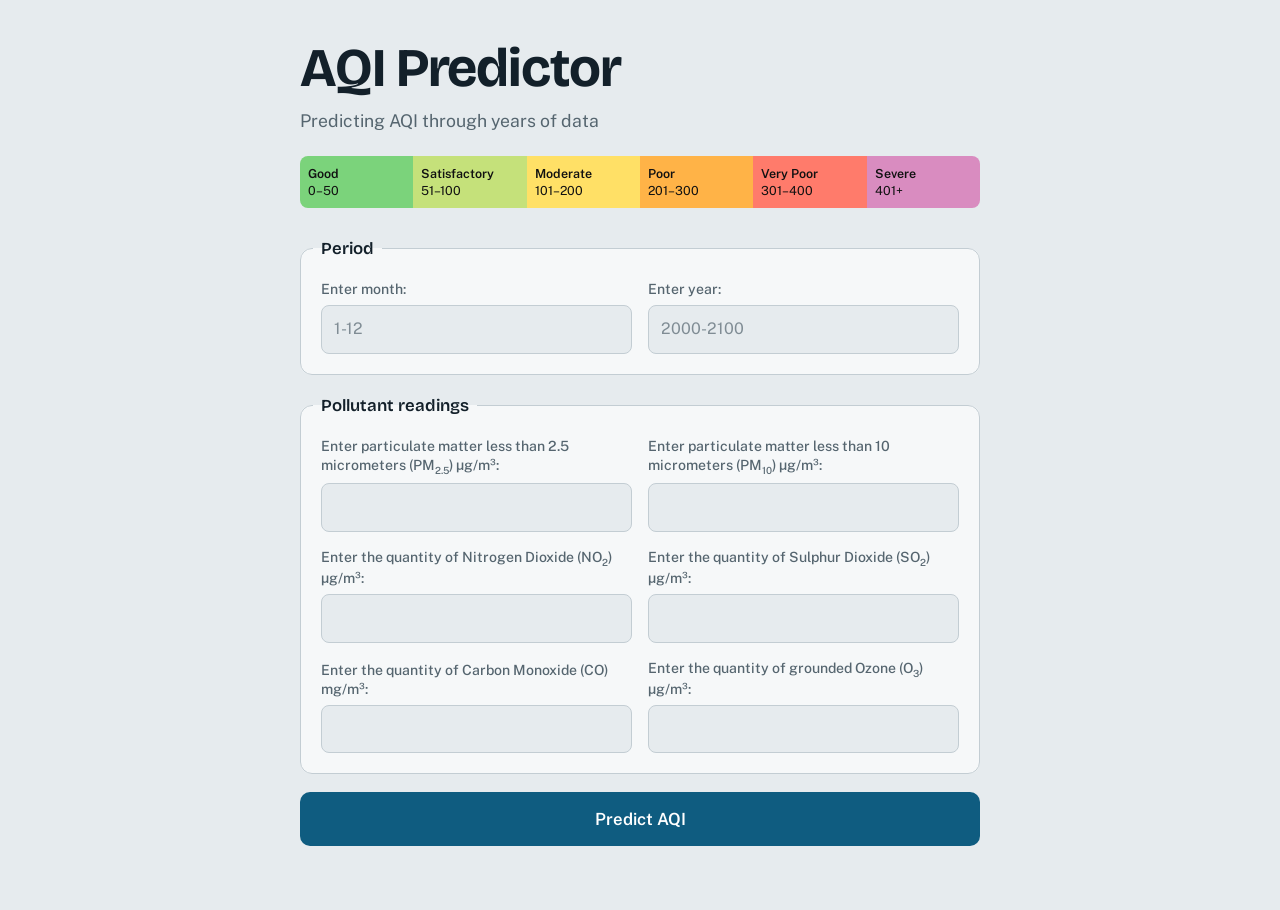
<file: index.html>
<!DOCTYPE html>
<html lang="en">
<head>
    <meta charset="UTF-8">
    <meta name="viewport" content="width=device-width, initial-scale=1">
    <title>AQI Predictor</title>
    <link rel="preconnect" href="https://fonts.googleapis.com">
    <link rel="preconnect" href="https://fonts.gstatic.com" crossorigin>
    <link href="https://fonts.googleapis.com/css2?family=Bricolage+Grotesque:wght@600;700&family=Public+Sans:wght@400;500;600&display=swap" rel="stylesheet">
    <link rel="stylesheet" href="css.css">
</head>
<body>
    <main class="page">
        <header class="intro">
            <h1>AQI Predictor</h1>
            <h2>Predicting AQI through years of data</h2>
            <ul class="scale" aria-label="AQI categories">
                <li class="s1"><b>Good</b> 0–50</li>
                <li class="s2"><b>Satisfactory</b> 51–100</li>
                <li class="s3"><b>Moderate</b> 101–200</li>
                <li class="s4"><b>Poor</b> 201–300</li>
                <li class="s5"><b>Very Poor</b> 301–400</li>
                <li class="s6"><b>Severe</b> 401+</li>
            </ul>
        </header>

        <form id="aqiForm">
            <fieldset class="group">
                <legend>Period</legend>
                <div class="grid two">
                <div class="field">
                    <label for="month">Enter month:</label>
                    <input type="number" id="month" placeholder="1-12" min="1" max="12" required>
                </div>
                <div class="field">
                    <label for="year">Enter year:</label>
                    <input type="number" id="year" placeholder="2000-2100" min="2000" max="2100" required>
                </div>
                </div>
            </fieldset>

            <fieldset class="group">
                <legend>Pollutant readings</legend>
                <div class="grid two">
                <div class="field">
                    <label for="pm2_5">Enter particulate matter less than 2.5 micrometers (PM<sub>2.5</sub>) µg/m³:</label>
                    <input type="number" id="pm2_5" step="any" min="0" required>
                </div>
                <div class="field">
                    <label for="pm10">Enter particulate matter less than 10 micrometers (PM<sub>10</sub>) µg/m³:</label>
                    <input type="number" id="pm10" step="any" min="0" required>
                </div>
                <div class="field">
                    <label for="no2">Enter the quantity of Nitrogen Dioxide (NO<sub>2</sub>) µg/m³:</label>
                    <input type="number" id="no2" step="any" min="0" required>
                </div>
                <div class="field">
                    <label for="so2">Enter the quantity of Sulphur Dioxide (SO<sub>2</sub>) µg/m³:</label>
                    <input type="number" id="so2" step="any" min="0" required>
                </div>
                <div class="field">
                    <label for="co">Enter the quantity of Carbon Monoxide (CO) mg/m³:</label>
                    <input type="number" id="co" step="any" min="0" required>
                </div>
                <div class="field">
                    <label for="ozone">Enter the quantity of grounded Ozone (O<sub>3</sub>) µg/m³:</label>
                    <input type="number" id="ozone" step="any" min="0" required>
                </div>
                </div>
            </fieldset>

            <button type="submit" id="submitBtn">Predict AQI</button>
        </form>
        <div id="result" role="status" aria-live="polite"></div>
    </main>

<script>
// Linear interpolation inside the matching breakpoint band.
// Fixed: values that fall in the gaps between bands (e.g. 30.5) or above the
// top band no longer return null; they use the next band / the top band.
function calculateSubIndex(conc, breakpoints) {
    if (isNaN(conc)) return null;
    for (let [cLo, cHi, iLo, iHi] of breakpoints) {
        if (conc <= cHi) {
            const c = Math.max(conc, cLo);
            return ((iHi - iLo) / (cHi - cLo)) * (c - cLo) + iLo;
        }
    }
    return 500; // above the highest band
}

function calculateActualAQI(pm2_5, pm10, no2, so2, co, ozone) {
    const breakpoints = {
        pm2_5: [[0,30,0,50],[31,60,51,100],[61,90,101,200],[91,120,201,300],[121,250,301,400],[251,380,401,500]],
        pm10:  [[0,50,0,50],[51,100,51,100],[101,250,101,200],[251,350,201,300],[351,430,301,400],[431,510,401,500]],
        no2:   [[0,40,0,50],[41,80,51,100],[81,180,101,200],[181,280,201,300],[281,400,301,400],[401,500,401,500]],
        so2:   [[0,40,0,50],[41,80,51,100],[81,380,101,200],[381,800,201,300],[801,1600,301,400],[1601,2100,401,500]],
        co:    [[0,1,0,50],[1.1,2,51,100],[2.1,10,101,200],[10.1,17,201,300],[17.1,34,301,400],[34.1,50,401,500]],
        ozone: [[0,50,0,50],[51,100,51,100],[101,168,101,200],[169,208,201,300],[209,748,301,400],[749,1000,401,500]]
    };

    const subIndices = [
        calculateSubIndex(pm2_5, breakpoints.pm2_5),
        calculateSubIndex(pm10, breakpoints.pm10),
        calculateSubIndex(no2, breakpoints.no2),
        calculateSubIndex(so2, breakpoints.so2),
        calculateSubIndex(co, breakpoints.co),
        calculateSubIndex(ozone, breakpoints.ozone)
    ].filter(v => v !== null);

    return subIndices.length ? Math.max(...subIndices) : null;
}

// Indian National AQI categories
function aqiCategory(aqi) {
    if (aqi <= 50)  return { label: "Good",         color: "#7bd37b" };
    if (aqi <= 100) return { label: "Satisfactory", color: "#c5e17a" };
    if (aqi <= 200) return { label: "Moderate",     color: "#ffe066" };
    if (aqi <= 300) return { label: "Poor",         color: "#ffb347" };
    if (aqi <= 400) return { label: "Very Poor",    color: "#ff7b6b" };
    return                 { label: "Severe",       color: "#d98cc0" };
}

const BACKEND_URL = "https://aqi-prediction-delhi.onrender.com";
const resultEl = document.getElementById("result");
const submitBtn = document.getElementById("submitBtn");

// Wake up the backend as soon as the page loads and shows a notification
const canNotify = "Notification" in window;
if (canNotify && Notification.permission !== "granted" && Notification.permission !== "denied") {
    Notification.requestPermission();
}

window.addEventListener("load", () => {
    fetch(BACKEND_URL)
        .then(() => {
            console.log("Backend warmed up");
            if (canNotify && Notification.permission === "granted") {
                new Notification("AQI Predictor is ready!", {
                    body: "The backend has finished waking up — you can predict now."
                });
            }
        })
        .catch(error => console.log("Backend warm-up:", error));
});

document.getElementById("aqiForm").addEventListener("submit", function(event) {
    event.preventDefault();
    resultEl.className = "";
    resultEl.innerText = "Predicting... this may take up to a minute if the server was idle.";
    submitBtn.disabled = true;

    const month = document.getElementById("month").value;
    const year = document.getElementById("year").value;
    const pm2_5 = document.getElementById("pm2_5").value;
    const pm10 = document.getElementById("pm10").value;
    const no2 = document.getElementById("no2").value;
    const so2 = document.getElementById("so2").value;
    const co = document.getElementById("co").value;
    const ozone = document.getElementById("ozone").value;

    fetch(BACKEND_URL + "/predict", {
        method: "POST",
        headers: { "Content-Type": "application/json" },
        body: JSON.stringify({ month, year, pm2_5, pm10, no2, so2, co, ozone })
    })
    .then(response => {
        if (!response.ok) throw new Error("Server responded with status " + response.status);
        return response.json();
    })
    .then(data => {
        const predicted = Number(data.Predicted_AQI);
        if (!isFinite(predicted)) throw new Error("Invalid prediction received");

        const actual = calculateActualAQI(
            parseFloat(pm2_5), parseFloat(pm10), parseFloat(no2),
            parseFloat(so2), parseFloat(co), parseFloat(ozone)
        );

        let errorText;
        let actualText;
        if (actual === null) {
            actualText = "N/A";
            errorText = "N/A (could not calculate AQI)";
        } else {
            actualText = actual.toFixed(2);
            errorText = actual === 0
                ? "N/A (calculated AQI is 0)"
                : (Math.abs(predicted - actual) / actual * 100).toFixed(2) + "%";
        }

        const cat = aqiCategory(predicted);
        resultEl.style.borderLeftColor = cat.color;
        resultEl.innerHTML =
            "Predicted AQI: " + predicted.toFixed(2) + "<br>" +
            "Calculated AQI: " + actualText + "<br>" +
            "Percentage Error: " + errorText + "<br>" +
            '<span class="category" style="background:' + cat.color + '">' + cat.label + "</span>";
    })
    .catch(error => {
        console.error("Error:", error);
        resultEl.className = "error";
        resultEl.innerText = "Something went wrong. Check your values and try again in a moment.";
    })
    .finally(() => {
        submitBtn.disabled = false;
    });
});
</script>
</body>
</html>
</file>
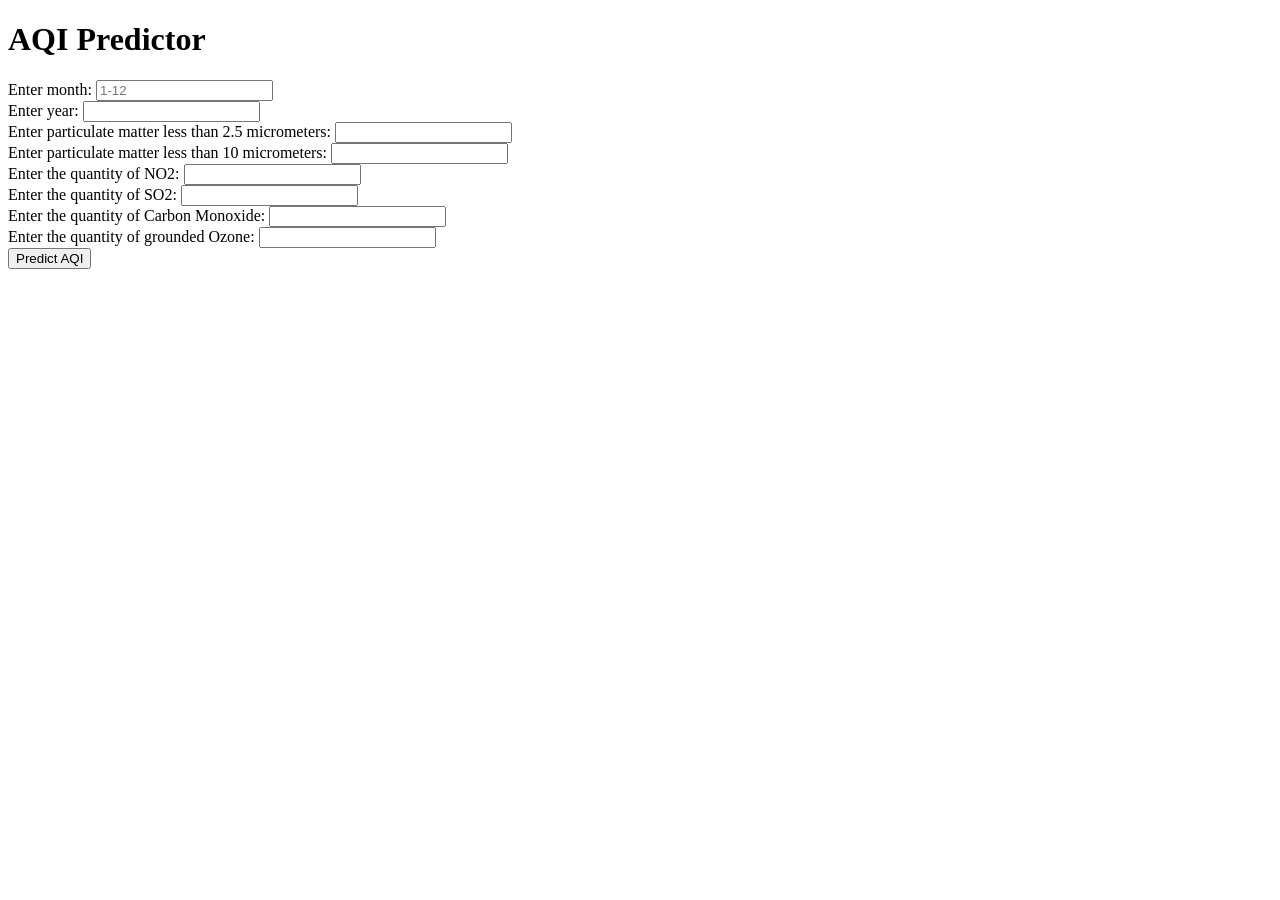
<file: website.html>
<!DOCTYPE html>
<html>
    <head>
        <title>
            AQI Predictor
        </title>
    </head>
    <body>
        <h1> AQI Predictor</h1>
        <form id="aqiForm">
            <label for="month">Enter month:</label>
            <input type="number" id="month" placeholder="1-12">
            <br>
            <label for="year">Enter year:</label>
            <input type="number" id="year">
            <br>
            <label for="pm2_5">Enter particulate matter less than 2.5 micrometers:</label>
            <input type="number" id="pm2_5" step="any">
            <br>
            <label for="pm10">Enter particulate matter less than 10 micrometers:</label>
            <input type="number" id="pm10" step="any">
            <br>
            <label for="no2">Enter the quantity of NO2:</label>
            <input type="number" id="no2" step="any">
            <br>
            <label for="so2">Enter the quantity of SO2:</label>
            <input type="number" id="so2" step="any">
            <br>
            <label for="co">Enter the quantity of Carbon Monoxide:</label>
            <input type="number" id="co" step="any">
            <br>
            <label for="ozone">Enter the quantity of grounded Ozone:</label>
            <input type="number" id="ozone" step="any">
            <br>
            <button type="submit">Predict AQI</button>
        </form>
        <div id="result"></div>
    <script>
        document.getElementById("aqiForm").addEventListener("submit",function(event){
            event.preventDefault();
            const month = document.getElementById("month").value;
            const year = document.getElementById("year").value;
            const pm2_5 = document.getElementById("pm2_5").value;
            const pm10 = document.getElementById("pm10").value;
            const no2 = document.getElementById("no2").value;
            const so2 = document.getElementById("so2").value;
            const co = document.getElementById("co").value;
            const ozone = document.getElementById("ozone").value;
            fetch("https://aqi-prediction-delhi.onrender.com",{
                method:"POST",
                headers:{"Content-Type":"application/json"},
                body: JSON.stringify({
                        month: month,
                        year: year,
                        pm2_5: pm2_5,
                        pm10: pm10,
                        no2: no2,
                        so2: so2,
                        co: co,
                        ozone: ozone
                    })
                })
                .then(response=>response.json())
                .then(data => {
                document.getElementById("result").innerText = "Predicted AQI: " + data.Predicted_AQI;
            })
            .catch(error => {
            console.error("Error:", error);
            document.getElementById("result").innerText = "Something went wrong.";
            });
        });
    </script>
    </body>
</html>
</file>
<file: css.css>
/* AQI Predictor — haze palette: smog-grey surfaces, ink text, one blue accent */
:root {
    --bg: #e6ebee;
    --surface: #f6f8f9;
    --ink: #13202a;
    --muted: #55656f;
    --line: #c3cdd3;
    --accent: #0f5c80;
    --accent-ink: #ffffff;
    --focus: #0f5c80;
    --result-bg: #ffffff;
    --error: #b4232c;
    --font-body: "Public Sans", system-ui, -apple-system, "Segoe UI", Roboto, sans-serif;
    --font-head: "Bricolage Grotesque", "Public Sans", system-ui, sans-serif;
}

@media (prefers-color-scheme: dark) {
    :root {
        --bg: #0f1a21;
        --surface: #16242d;
        --ink: #e8eef1;
        --muted: #9db0ba;
        --line: #2c3f4a;
        --accent: #5cb8e4;
        --accent-ink: #08202c;
        --focus: #5cb8e4;
        --result-bg: #1c2d38;
        --error: #ff8a90;
    }
}

*, *::before, *::after { box-sizing: border-box; }

html { -webkit-text-size-adjust: 100%; }

body {
    margin: 0;
    background: var(--bg);
    color: var(--ink);
    font-family: var(--font-body);
    font-size: 1rem;
    line-height: 1.55;
}

.page {
    max-width: 720px;
    margin: 0 auto;
    padding: 40px 20px 64px;
}

/* ---------- Header ---------- */
.intro { margin-bottom: 28px; }

h1 {
    margin: 0;
    font-family: var(--font-head);
    font-size: clamp(2.2rem, 7vw, 3.4rem);
    font-weight: 700;
    line-height: 1.05;
    letter-spacing: -0.02em;
}

h2 {
    margin: 10px 0 22px;
    font-size: 1.1rem;
    font-weight: 400;
    color: var(--muted);
}

/* AQI category scale: the one distinctive element */
.scale {
    display: grid;
    grid-template-columns: repeat(6, 1fr);
    gap: 0;
    margin: 0;
    padding: 0;
    list-style: none;
    border-radius: 8px;
    overflow: hidden;
    font-size: 0.78rem;
    line-height: 1.3;
}

.scale li {
    padding: 10px 8px 9px;
    color: #111;
}

.scale b { display: block; font-weight: 600; }

.s1 { background: #7bd37b; }
.s2 { background: #c5e17a; }
.s3 { background: #ffe066; }
.s4 { background: #ffb347; }
.s5 { background: #ff7b6b; }
.s6 { background: #d98cc0; }

@media (max-width: 560px) {
    .scale { grid-template-columns: repeat(3, 1fr); }
}

/* ---------- Form ---------- */
form {
    display: grid;
    gap: 18px;
}

fieldset.group {
    margin: 0;
    padding: 18px 20px 20px;
    background: var(--surface);
    border: 1px solid var(--line);
    border-radius: 12px;
    min-inline-size: 0;
}

legend {
    padding: 0 8px;
    margin-left: -8px;
    font-family: var(--font-head);
    font-size: 1.05rem;
    font-weight: 600;
}

.grid { display: grid; gap: 16px; }
.grid.two { grid-template-columns: repeat(2, minmax(0, 1fr)); }

@media (max-width: 600px) {
    .grid.two { grid-template-columns: 1fr; }
}

.field {
    display: flex;
    flex-direction: column;
    justify-content: flex-end;
    gap: 6px;
}

label {
    font-size: 0.88rem;
    font-weight: 500;
    line-height: 1.35;
    color: var(--muted);
}

label sub { font-size: 0.7em; }

input {
    width: 100%;
    padding: 11px 12px;
    font: inherit;
    color: var(--ink);
    background: var(--bg);
    border: 1px solid var(--line);
    border-radius: 8px;
    transition: border-color 0.15s, box-shadow 0.15s;
}

input::placeholder { color: var(--muted); opacity: 0.7; }

input:hover { border-color: var(--muted); }

input:focus-visible {
    outline: none;
    border-color: var(--focus);
    box-shadow: 0 0 0 3px color-mix(in srgb, var(--focus) 30%, transparent);
}

input:user-invalid { border-color: var(--error); }

button {
    padding: 14px 20px;
    font: inherit;
    font-weight: 600;
    font-size: 1.05rem;
    color: var(--accent-ink);
    background: var(--accent);
    border: 0;
    border-radius: 10px;
    cursor: pointer;
    transition: filter 0.15s, transform 0.1s;
}

button:hover:not(:disabled) { filter: brightness(1.08); }
button:active:not(:disabled) { transform: translateY(1px); }

button:focus-visible {
    outline: 3px solid var(--focus);
    outline-offset: 3px;
}

button:disabled { opacity: 0.6; cursor: wait; }

/* ---------- Result ---------- */
#result {
    margin-top: 26px;
    padding: 20px 22px;
    background: var(--result-bg);
    color: var(--ink);
    border: 1px solid var(--line);
    border-left: 8px solid var(--line);
    border-radius: 12px;
    font-size: 1.05rem;
    line-height: 1.8;
}

#result:empty { display: none; }

#result .category {
    display: inline-block;
    margin-top: 8px;
    padding: 3px 14px;
    border-radius: 999px;
    font-weight: 600;
    line-height: 1.5;
    color: #111;
}

#result.error { border-left-color: var(--error); }

@media (prefers-reduced-motion: reduce) {
    * { transition: none !important; }
}
</file>
